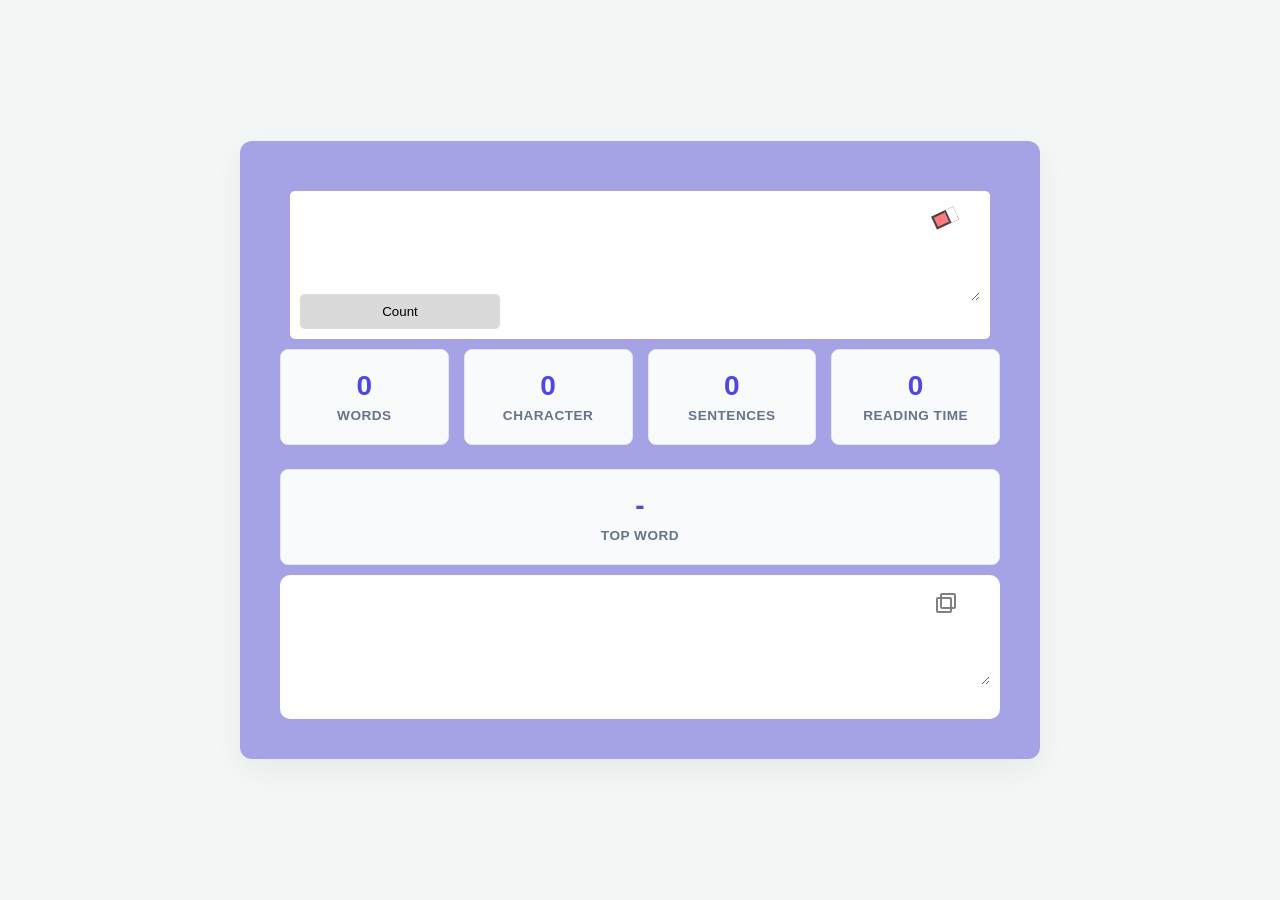
<file: index.html>
<!DOCTYPE html>
<html>
    <head>
        <meta charset="UTF-8">
        <meta name="viewport" content="width=device-width,initial-scale=1.0">
        <link rel="stylesheet" href="style.css">
        <title>Word App</title>
    </head>
    <body>
        <div class="container">
            <div class="data">
                <textarea type="text" class="inputword" id="textInput"></textarea>
                <button type="button" id="countbtn" class="countbtn">Count</button>
                <button id="clearbtn">
                    <div class="eraser"></div>
                </button>
            </div>
            <div class="metric-grid">
            <div class="metric-card">
                <span class="number" id="total-word">0</span>
                <span class="label">Words</span>
            </div>
            <div class="metric-card">
                <span class="number" id="total-char">0</span>
                <span class="label">character</span>
            </div>
            <div class="metric-card">
                <span class="number" id="total-sentence">0</span>
                <span class="label">Sentences</span>
            </div>
            <div class="metric-card">
                <span class="number" id="reading-time">0</span>
                <span class="label">Reading Time</span>
            </div>            
            </div>
            <div class="metric-card">
                <span class="number" id="top-word">-</span>
                <span class="label">Top Word</span>
            </div>
            <div class="reverse">
                <button type="button" id="copy-btn">
                    <div class="outer-card"></div><div class="card"></div>
                </button>
                <textarea name="reverse" id="reverse"></textarea>
            </div>
        </div>
        <script src="script.js"></script>
    </body>
</html>
</file>
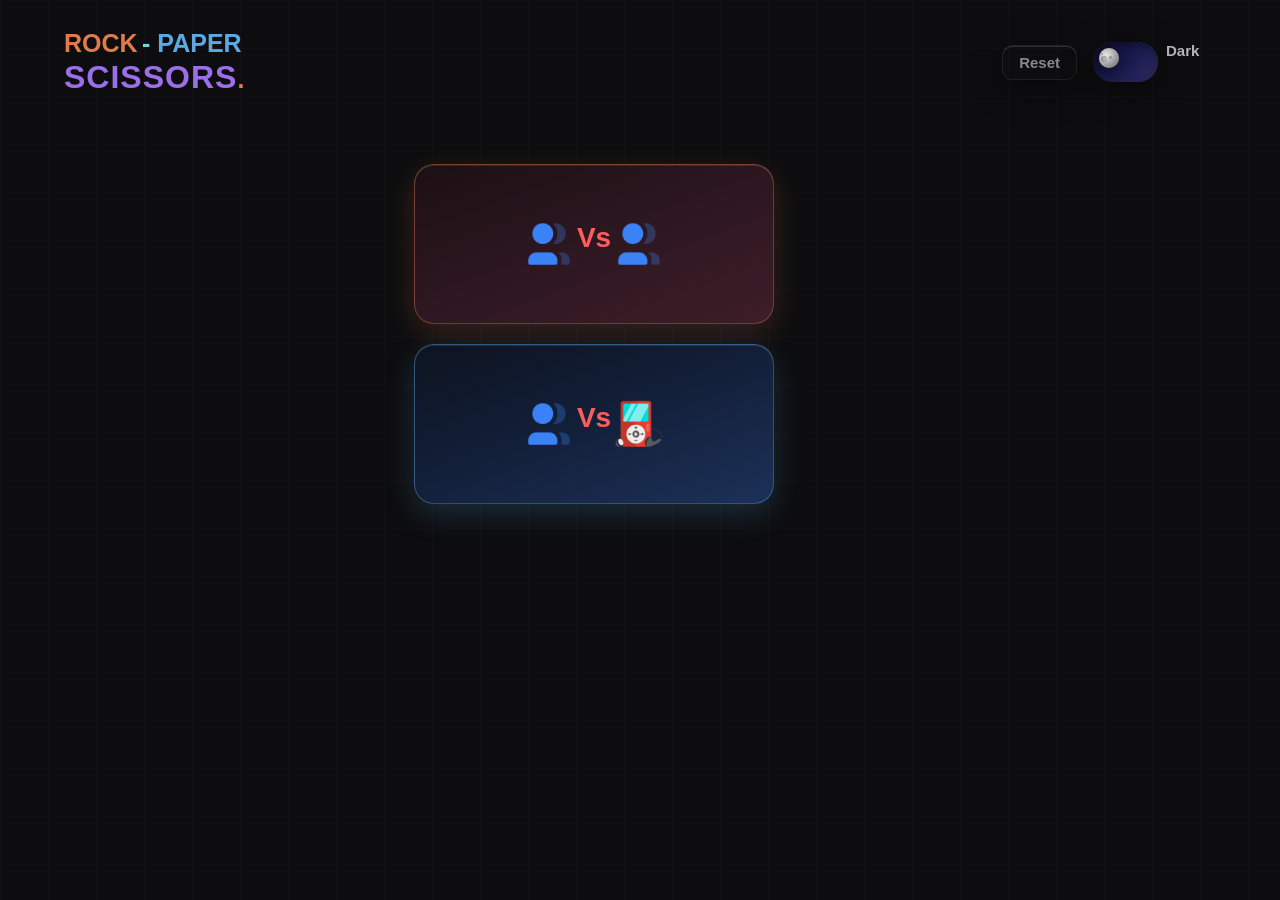
<file: rock-pape-sicssors/index.html>
<!DOCTYPE html>
<html>
    <head>
        <title>Rock - Paper - Sicssors</title>
        <meta name="viewport" content="width=device-width, initial-scale=1.0">
        <link rel="stylesheet" href="style.css">
    </head>
<body>
<div class="app">
<header>
<div class="logo">
    <span class="logo-rock">ROCK</span>
    <span class="logo-divider"> - </span>
    <span class="logo-paper">PAPER</span>
    <h1 class="logo-scissors">SCISSORS<span>.</span></h1>
</div>
<div class="header-right">
    <button id="reset" onclick="resetMatch()" class="reset">Reset</button>   
<div class="DarkMode">
  <div class="toggleTrack" id="toggleTrack">
    <div class="toggle-bg"></div>
    <div class="toggle-bg-day"></div>
    <div class="stars" id="stars">
      <div class="star" id="star"></div>
    </div>
<div class="clouds">
    <div class="cloud c1"></div>
    <div class="cloud c2"></div>
    </div>
<div class="thumb" id="thumb">
    <div class="moon-face">
        <div class="crater cr1"></div>
        <div class="crater cr2"></div>
        <div class="crater cr3"></div>
 </div>
 <div class="sun-face"></div>
  <div class="rays" id="rays"></div>
 </div>
</div>
  <div id="state-label" class="state-label">Dark</div>
</div>
</header>
    <div class="user" id="active">
        <button id="player" onclick="playervsplayer()">
          <div class="buttons">
            <img src="users.png" width="50px" height="50px">
            <span class="vs">Vs</span>
            <img src="users.png" width="50px" height="50px">
          </div>
            <div class="btn btns" style="display:none;">Play</div>
        </button>

        <button id="computer" onclick="computervsplayer()" >
          <div class="buttons">
            <img src="users.png" width="50px" height="50px">
            <span class="vs">Vs</span>
            <img src="mp3-player.png" width="50px" height="50px">
          </div>  
            <div class="btn1 btns" style="display: none;">Challenge</div>
        </button>
    </div>
<div class="game" id="game" style="display:none;">
    <div class="game-header">
        <h2 id="turnText">Player 1 Turn</h2>
        <h2 id="rounds">Rounds  0</h2>
        <h2 id="draws">Draws 0</h2>
    </div>
        <div class="hands">
                <button class="Rock" onclick="game('Rock')">
                    <img src="rock.png" width="100px" height="100px">
                </button>
                <button class="scissors" onclick="game('Scissors')">
                    <img src="sccissor.png" width="100px" height="120px">
                </button>
                <button class="paper" onclick="game('Paper')">
                    <img src="paper.png" width="100px" height="100px">
                </button>               
</div>
<div class="result">
    <div class="scoreboard">
    <div class="score-card">
        <h3>Player 1</h3>
        <p id="score1">0</p>
    </div>
    <div class="score-card">
        <h3>Player 2</h3>
        <p id="score2">0</p>
    </div>
</div>

<div class="results">
    <h3>Round Result</h3>
    <div id="result1" class="resultcard" style="display:none;">
        <p>Player 1 : </p>
        <p>Player 2 : </p>
    </div>
    <div id="result2" class="resultcard" style="display:none;">
        <p>You :  </p>
        <p>Computer : </p>
    </div>
</div>

<div class="final-box">
    <h3>Final Result</h3>
    <p id="FinalResult"></p>
</div>
    </div>
    <script src="script.js"></script>
    </body>
</html>
</file>
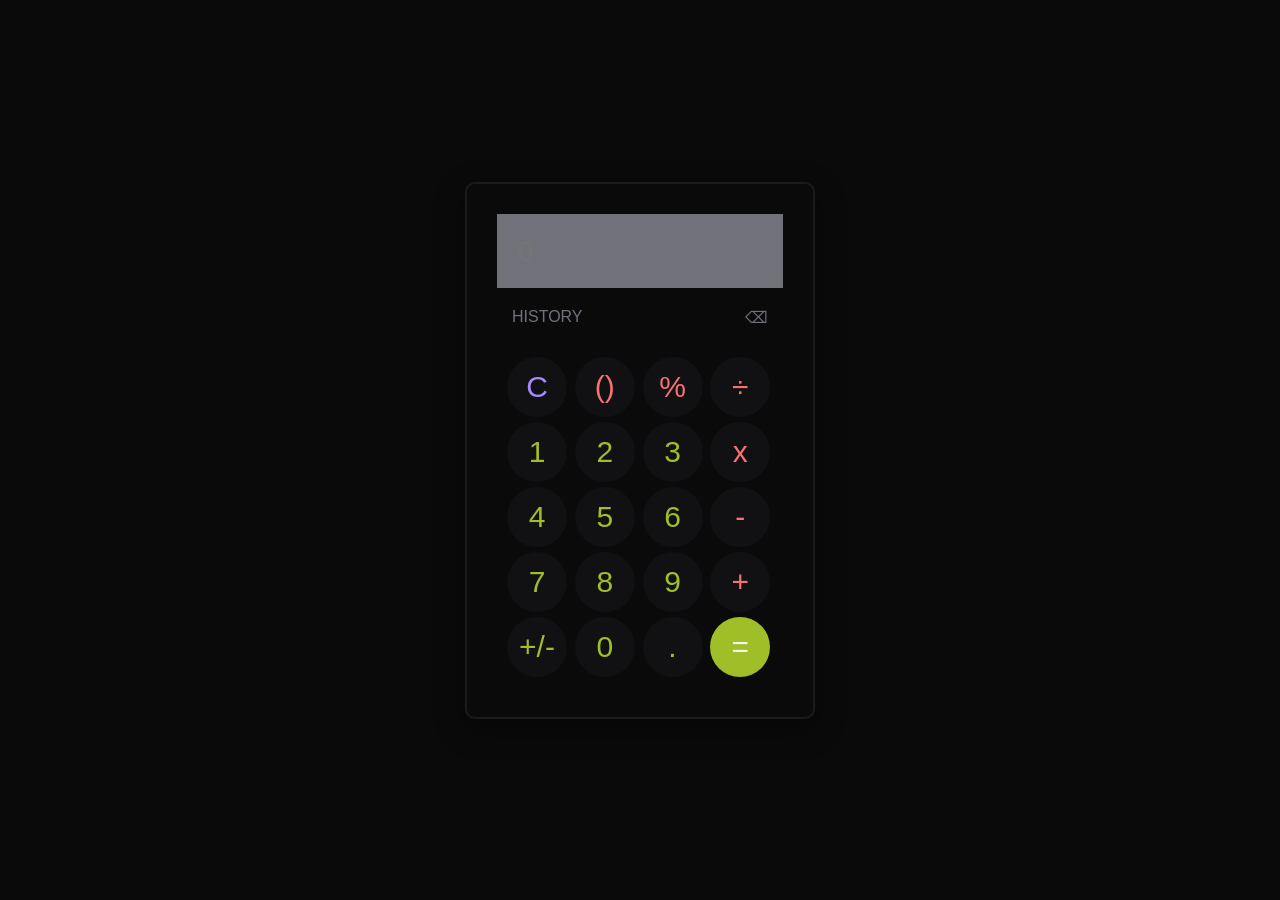
<file: calculator.html>
<!DOCTYPE html>
<html>
<head>
    <title>Calculator</title>
</head>
<style>
*,*::before, *::after {
  box-sizing: border-box;
  margin: 0;
  padding: 0;
}
:root {
  --bg: #0a0a0b;
  --panel: #111114;
  --surface: #18181d;
  --surface2: #222228;
  --border: rgba(255,255,255,0.07);
  --border-hi: rgba(255,255,255,0.14);
  --lime: #c8f135;
  --lime-dim: #9fbe28;
  --violet: #a78bfa;
  --red: #f87171;
  --text: #f4f4f5;
  --muted: #71717a;
  --dim: #3f3f46;
}
body {
  font-family: 'Syne', sans-serif;
  background: var(--bg);
  color: var(--text);
  min-height: 100vh;
  display:flex;
  justify-content:center;
  align-items:center;
}
.Calculator{
    display: flex;
    justify-content: center;
    flex-direction: column;
    border-radius: 10px;
    border: 2px solid var(--border);
    width:350px;
    padding:30px;
    box-shadow:0 10px 30px rgba(0,0,0,0.4);
    transition:0.3s;
}
.Calculator:hover{
    transform:translateY(-2px);
}
.numbtn{
    display: grid;
    grid-template-columns:repeat(4,1fr);
    padding: 10px;
    width:100%;
    gap: 5px;
}
.numbtn button{
    width:60px;
    height:60px;
    border-radius:50%;
    border: none;
    transition:0.2s;
    cursor:pointer;
    background: var(--panel);
    color:var(--lime-dim);
    font-size:30px;
}
.numbtn button:hover{
    transform:translateY(-3px);
    color:var(--text);
}
.history:hover{
    color: white;
    background-color: var(--surface2);
}
.numbtn button:active{
    transform:scale(0.95);
}
#inputBox{
    background: var(--muted);
    padding: 20px;
    border: none;
    font-size: 30px;
    color: var(--text);
    width:100%;
    transition: 0.3s;
    outline:none;
}
#inputBox:focus{
    outline:none;
    border:none;
    box-shadow:none;
}
.numbtn button:nth-child(1){
    color: var(--violet);
}
.numbtn button:nth-child(2){
    color: var(--red);
}
.numbtn button:nth-child(3){
    color: var(--red);
}.numbtn button:nth-child(4){
    color: var(--red);
}
.numbtn button:nth-child(8){
    color: var(--red);
}
.numbtn button:nth-child(12){
    color: var(--red);
}
.numbtn button:nth-child(16){
    color: var(--red);
}
.numbtn button:nth-child(20){
    color: var(--text);
    background: var(--lime-dim);
}
.optional{
   width:100%;
   padding:10px 0;
   display:flex;
   justify-content:space-between;
   align-items:center;
}
.optional button{
    padding:10px 15px;
    background:var(--bg);
    color:var(--text);
    border:none;
    border-radius:8px;
    cursor:pointer;
    transition:0.2s;
    font-size: 16px;
}
.optional button:hover{
    transform:translateY(-2px);
}
#historyPanel{
    background: var(--surface);
    padding:15px;
    border-radius:10px;
    margin-bottom:10px;
    max-height:150px;
    overflow-y:auto;
}

#historyPanel div{
    padding:8px;
    border-bottom:1px solid var(--border);
    color: var(--text);
}
@media (max-width:500px){

    .Calculator{
        padding:15px;
    }

    .numbtn button{
        font-size:16px;
    }

    #inputBox{
        font-size:20px;
    }
}
.delbtn:hover{
    background: var(--del);
}
</style>
<body>
<div class="Calculator">
    <div id="historyPanel" style="display:none;"></div>
    <div class="inputdiv">
        <input type="text" id="inputBox" placeholder="0">
    </div>
    <div class="optional">
        <button onclick="Historys()" style = "color: #71717e;" class="history">HISTORY</button>
        <button onclick="Delbtn()" style = "color: #71717e;" class="delbtn">⌫</button>
    </div>
    <div class="numbtn">
        <button onclick="clearAll()" class="clear">C</button>
        <button onclick="bracketer('()')">()</button>
        <button onclick="numberinput('%')">%</button>
        <button onclick="numberinput('/')">÷</button>

        <button onclick="numberinput('1')">1</button>
        <button onclick="numberinput('2')">2</button>
        <button onclick="numberinput('3')">3</button>
        <button onclick="numberinput('*')">x</button>

        <button onclick="numberinput('4')">4</button>
        <button onclick="numberinput('5')">5</button>
        <button onclick="numberinput('6')">6</button>
        <button onclick="numberinput('-')">-</button>

        <button onclick="numberinput('7')">7</button>
        <button onclick="numberinput('8')">8</button>
        <button onclick="numberinput('9')">9</button>
        <button onclick="numberinput('+')">+</button>

        <button onclick="numberinput('+/-')">+/-</button>
        <button onclick="numberinput('0')">0</button>
        <button onclick="numberinput('.')">.</button>
        <button onclick="calculate()">=</button>
        </div>
    </div>
<script>
let historyArray = JSON.parse(localStorage.getItem("calcHistory")) || [];
let lastChar = "";
function numberinput(val){

    const inputbox = document.getElementById("inputBox");
    const input = inputbox.value;

    // OPERATOR LOGIC
    if(/[+\-*/%]/.test(val)){

        // prevent starting with + * /
        if(input === "" && val !== "-"){
            return;
        }

        // replace old operator
        if(/[+\-*/%]$/.test(input)){
            inputbox.value = input.slice(0,-1) + val;
        }
        else{
            inputbox.value = input + val;
        }

        lastChar = val;
        return;
    }

    // DECIMAL LOGIC
    if(val === "."){

        const lastOp = Math.max(
            input.lastIndexOf("+"),
            input.lastIndexOf("-"),
            input.lastIndexOf("*"),
            input.lastIndexOf("/"),
            input.lastIndexOf("%")
        );

        const currentToken = input.slice(lastOp + 1);

        // prevent multiple decimals
        if(currentToken.includes(".")){
            return;
        }

        // start decimal with 0.
        if(currentToken === ""){
            inputbox.value = input + "0.";
        }
        else{
            inputbox.value = input + ".";
        }

        lastChar = ".";
        return;
    }

    // NORMAL NUMBER
    inputbox.value = input + val;

    lastChar = val;
    updateDelColor();
}

function bracketer() {
  const inputbox = document.getElementById("inputBox");
  const input = inputbox.value;
  // count open and close
  const open = (input.match(/\(/g) || []).length;
  const close = (input.match(/\)/g) || []).length;

  // if nothing or last char is operator or "(" -> insert "("
  if (input === "" || /[+\-*/%(]$/.test(input)) {
    inputbox.value = input + "(";
    return;
  }

  // if more opens than closes and last char is digit or ")" -> insert ")"
  if (open > close && /[0-9.]|\)$/.test(input.slice(-1))) {
    inputbox.value = input + ")";
    return;
  }

  // otherwise insert "("
  inputbox.value = input + "(";
}
function calculate(){

    const inputbox = document.getElementById("inputBox");
    const input = inputbox.value.trim();

    // VALIDATION
    if(!/^[0-9+\-*/().\s%]+$/.test(input) || input === ""){
        inputbox.value = "Error";
        return;
    }

    try{
        const total = eval(input);
         saveHistory(input, total);
        inputbox.value = total;
    }

    catch(e){
        inputbox.value = "Error";
    }
}
window.addEventListener('keydown', function(e) {
  const key = e.key;
  if ((/^[0-9]$/).test(key)) {
    numberinput(key);
    e.preventDefault();
  } else if (key === '.') {
    numberinput('.');
    e.preventDefault();
  } else if (key === '+' || key === '-' || key === '*' || key === '/') {
    numberinput(key);
    e.preventDefault();
  } else if (key === 'Enter') {
    calculate();
    e.preventDefault();
  } else if (key === 'Backspace') {
    Delbtn();
    e.preventDefault();
  } else if (key === 'Escape') {
    clearAll();
  } else if (key === '%') {
    numberinput('%');
    e.preventDefault();
  } else if (key === '(' || key === ')') {
    // use bracketer to keep logic consistent; insert directly if you prefer
    bracketer();
    e.preventDefault();
  }
});
function clearAll(){
    document.getElementById("inputBox").value = "";
}
function updateDelColor(){
    const inputbox = document.getElementById("inputBox");
    const delButton = document.querySelector(".delbtn");

    if(inputbox.value.length > 0){
        delButton.style.color = "rgb(197, 22, 22)";
    } else {
        delButton.style.color = "#71717e";
    }
}
function Delbtn(){
    const inputbox = document.getElementById("inputBox");
    inputbox.value = inputbox.value.slice(0,-1);
    updateDelColor();
}
function Historys() {
    const panel = document.getElementById("historyPanel");

    if(panel.style.display === "none"){
        panel.style.display = "block";
    }
    else{
        panel.style.display = "none";
    }
}
function saveHistory(expr, result){
    historyArray.unshift({expr, result});
    localStorage.setItem("calcHistory", JSON.stringify(historyArray));
    renderHistory();
}
function renderHistory() {
    const panel = document.getElementById("historyPanel");

    if(historyArray.length === 0){
        panel.innerHTML = "<div>No History</div>";
        return;
    }

    panel.innerHTML = historyArray
        .map(item => `<div>${item.expr} = ${item.result}</div>`)
        .join("");
}
renderHistory();
</script>

</body>
</html>
</file>
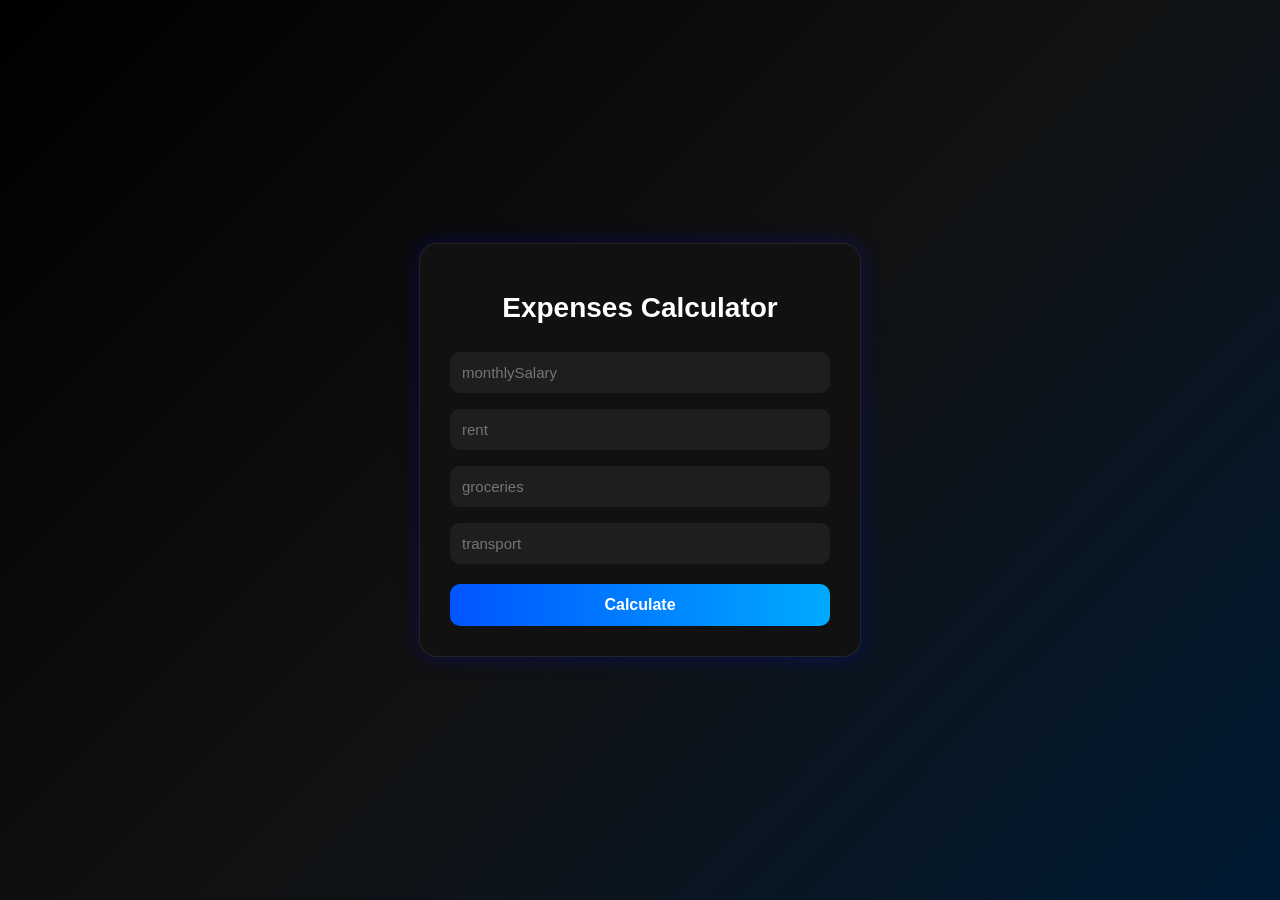
<file: Expense - Tracker.html>
<!DOCTYPE HTML>
<html>
<head><title>Expenses Calculator</title>
<meta name="viewport" content="width=device-width, initial-scale=1.0">
<style>
body{
    margin:0;
    min-height:100vh;
    display:flex;
    justify-content:center;
    align-items:center;
    background: linear-gradient(135deg,#000,#111,#001a33);
    font-family: Arial, sans-serif;
    color:white;
}

.card{
    width:380px;
    padding:30px;
    border-radius:18px;
    background:#111;
    box-shadow:0 0 20px rgba(0,0,255,0.25);
    border:1px solid rgba(255,255,255,0.08);
}

h1{
    text-align:center;
    margin-bottom:20px;
    font-size:28px;
}

input{
    width:100%;
    padding:12px;
    margin:8px 0;
    border:none;
    border-radius:10px;
    background:#1e1e1e;
    color:white;
    font-size:15px;
    box-sizing:border-box;
}
input:focus{
    outline:none;
    box-shadow:0 0 0 2px blue;
}
input[type="number"]::-webkit-inner-spin-button,
input[type="number"]::-webkit-outer-spin-button{
   -webkit-appearance:none;
   margin:0;
}
input[type="number"]{
   appearance:textfield;
}
button{
    width:100%;
    padding:12px;
    margin-top:12px;
    border:none;
    border-radius:10px;
    background:linear-gradient(90deg,#0055ff,#00aaff);
    color:white;
    font-size:16px;
    font-weight:bold;
    cursor:pointer;
    transition:0.3s;
}

button:hover{
    transform:translateY(-2px);
    box-shadow:0 8px 18px rgba(0,85,255,0.35);
}

.result{
    background:#1b1b1b;
    margin-top:18px;
    padding:12px;
    border-left:4px solid blue;
    border-radius:10px;
    margin-top:10px;
}
@media (max-width:480px){

    body{
        padding:15px;
        align-items:flex-start;
        padding-top:30px;
    }

    .card{
        padding:20px;
        border-radius:14px;
    }

    h1{
        font-size:22px;
    }

    input,
    button{
        padding:11px;
        font-size:14px;
    }

    .result div{
        font-size:15px;
    }
}
</style>
</head>
<body>
<div>
    <div class="card">
        <h1>Expenses Calculator</h1>
        <input type="number" inputmode="numeric" placeholder="monthlySalary" id="salary">
        <input type="number" inputmode="numeric" placeholder="rent" id="rent">
        <input type="number" inputmode="numeric" placeholder="groceries" id="groceries">
        <input type="number" inputmode="numeric"placeholder="transport" id="transport">
        <button onclick="Expenses()">Calculate</button> 
    </div>
    <div class="result" style="display:none;">
        <div id="monthlysalary" class="cards"></div>
        <div id="expenses" class="cards"></div>
        <div  id="savings" class="cards"></div>
        <div  id="remaining" class="cards"></div>
    </div>
</div>
<Script>
function Expenses(){

let monthlySalary = Number(document.getElementById('salary').value);
let rent = Number(document.getElementById('rent').value);
let groceries = Number(document.getElementById('groceries').value);
let transport = Number(document.getElementById('transport').value);
if (
  document.getElementById('salary').value === "" ||
  document.getElementById('rent').value === "" ||
  document.getElementById('groceries').value === "" ||
  document.getElementById('transport').value === ""
) {
  alert("Fill all the above fields!");
  return;
}
let savingsGoal = monthlySalary * 0.10;
let totalExpenses = rent + groceries + transport;
let remainingMoney = monthlySalary - totalExpenses - savingsGoal;

document.querySelector(".result").style.display = "block";

document.getElementById("monthlysalary").innerHTML =
`<h4>Monthly Salary: ₹${monthlySalary}</h4>`;

document.getElementById("expenses").innerHTML =
`<h4>Total Expenses: ₹${totalExpenses}</h4>`;

document.getElementById("savings").innerHTML =
`<h4>Savings (10%): ₹${savingsGoal}</h4>`;

document.getElementById("remaining").innerHTML =
`<h4>Remaining: ₹${remainingMoney}</h4>`;

if(remainingMoney < 0){
   document.getElementById("remaining").style.color = "red";
}
else{
   document.getElementById("remaining").style.color = "lightgreen";
}

}
</Script>
</body>
</html>
</file>
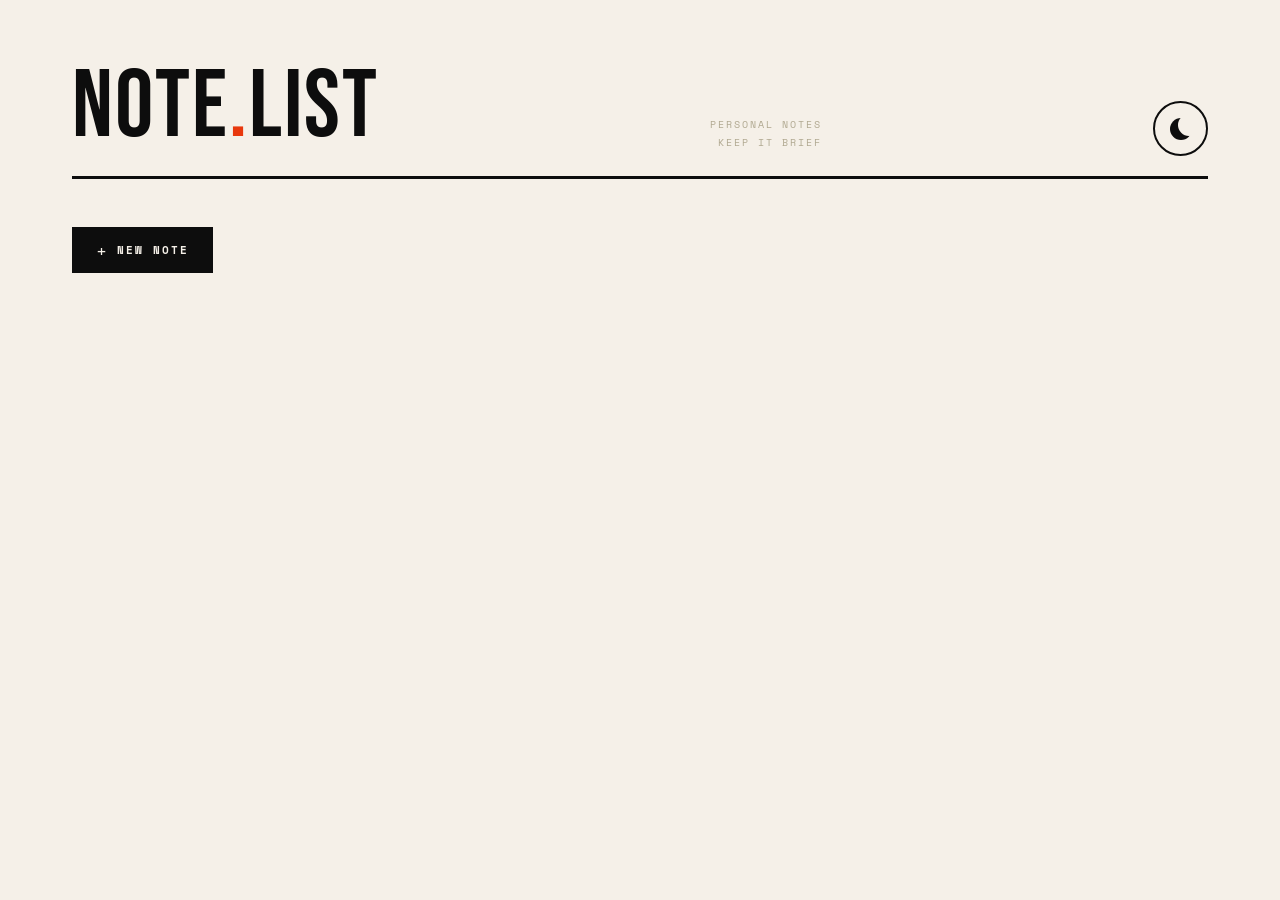
<file: NoteApp/NoteList.html>
<!DOCTYPE html>
<html>

<head>
   <meta charset="UTF-8" />
   <meta name="viewport" content="width=device-width, initial-scale=1.0"/>
   <title>NoteList</title>
   <link href="https://fonts.googleapis.com/css2?family=Space+Mono:ital,wght@0,400;0,700;1,400&family=Bebas+Neue&display=swap" rel="stylesheet"/>
   <link rel="stylesheet" href="Note.css">
</head>
<body>
<div class="app"> 
    <header>
        <div class="logo">Note<span>.</span>List</div>
        <div class="header-meta">Personal notes<br/>Keep it brief</div>
        <div class="DarkMode">
    <div class="moon"></div>
</div>
    </header>
        <button onclick="Addnotes()" class="btn-add"><span class="plus">+</span> New Note</button>
    <div class="notes" id="notes" style="display:none;">
            <p class="pop" id="popup-title">NEW NOTES</p>
            <textarea id="description" class="notes-input" placeholder="Write something worth keeping...">
            </textarea>
        <div class="btn-grp">
            <button onclick="closebtn()" class="close-btn">cancel</button>
            <button onclick="submitnote()" class="submit-btn">Submit</button>
        </div>
    </div>
</div>
<div class="list-content">
    <div class="notes-list">
        <ul id="notes-list"></ul>
    </div> 
<div class="toast" id="toast">
    <span>Note deleted.</span>
    <button class="toast-undo" onclick="undoTask()" id="undoBox">Undo</button>
</div>
</div>
<script src="Note.js"></script>
</body>

</html>
</file>
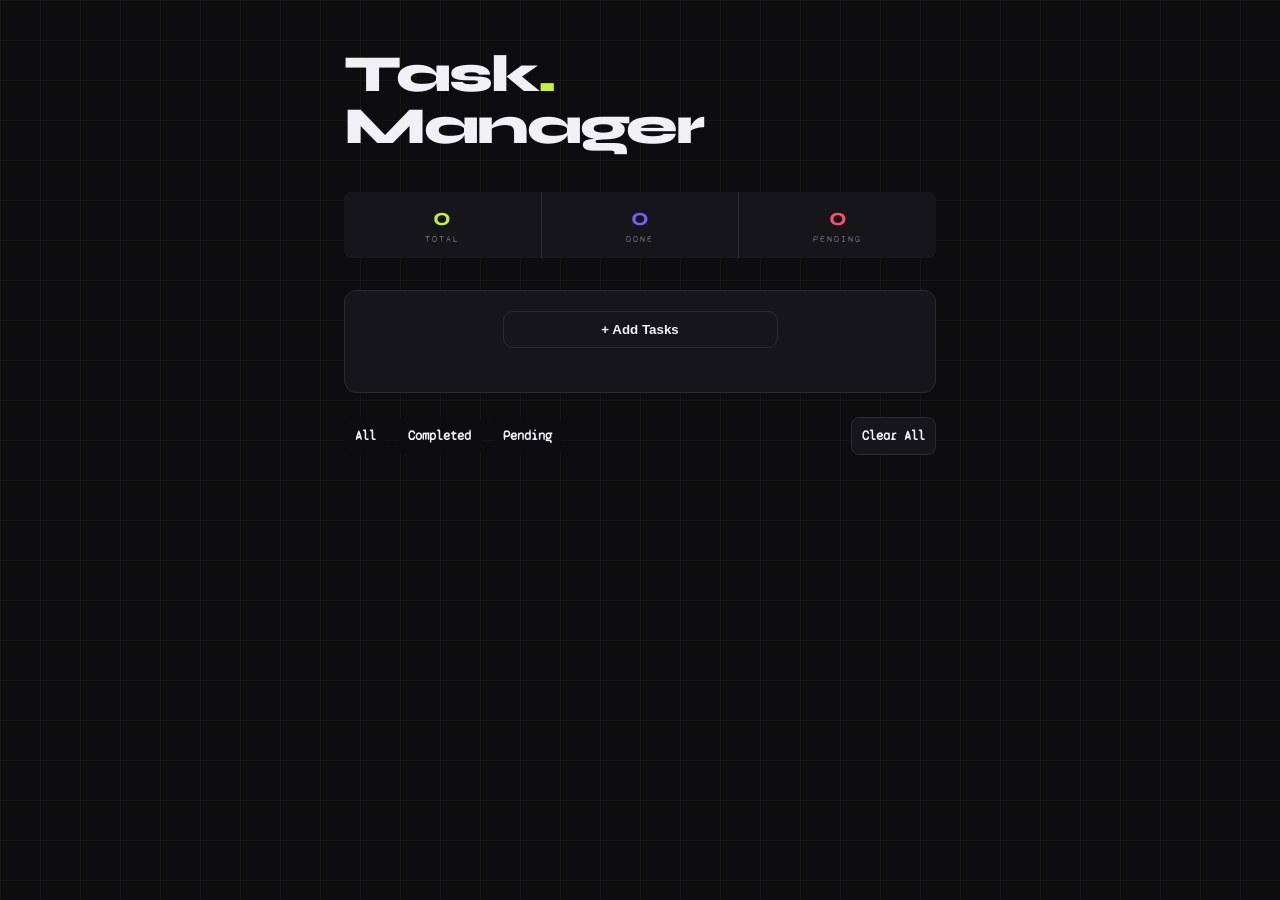
<file: todo/To-Do.html>
<!DOCTYPE html>
<html>
    <head>
        <title>TO-DO APP</title>
        <link rel="stylesheet" href="To-Do.css">
        <link rel="preconnect" href="https://fonts.googleapis.com" />
  <link rel="preconnect" href="https://fonts.gstatic.com" crossorigin />
  <link href="https://fonts.googleapis.com/css2?family=Syne:wght@400;500;600;700;800&family=Syne+Mono&display=swap" rel="stylesheet" />
    </head>
    <body>
    <div class="app">
    <header class="header">
      <h1>Task<span class="accent-dot">.</span><br>Manager</h1>
    </header>
    <div class="stats">
      <div class="stat">
        <div class="stat-n accent" id="sTotal">0</div>
        <div class="stat-l">Total</div>
      </div>
      <div class="stat">
        <div class="stat-n purple" id="sDone">0</div>
        <div class="stat-l">Done</div>
      </div>
      <div class="stat">
        <div class="stat-n red" id="sPending">0</div>
        <div class="stat-l">Pending</div>
      </div>
    </div>
  
    <div class="cards" id="inputdiv">
        <div class="tags" id="tags">
             <button class="btn close" id="closebtn" onclick="closebtns()" style="display: none;">X Close</button>
             <input type="text" class="task-input" id="inputbox" style="display: none;" placeholder="title">
             <input type="date" id="dueDate"class="task-input" style="display: none;" placeholder="De Date">       
             <textarea
            id="description"
            class="task-input"
            style="display:none;" placeholder="Task Description">
        </textarea>
            <button class="savebtn" id="savebtn" onclick="AddTask()" style="display: none;">save</button>
        </div>
        <div class="addbutton">
            <button class="addbtn" id="addbtn" onclick="showTasks()" style="display: block;">+  Add Tasks</button>
        </div>
    </div>

        <div class="filters-row">
            <button class="f-btn active" onclick="displayTask('all')">All</button>
            <button class="f-btn" onclick="displayTask('completed')">Completed</button>
            <button class="f-btn" onclick="displayTask('pending')">Pending</button>
            <button class="clear-btn" onclick="clearAllTasks()" id="clearall">Clear All</button>
        </div>

        <ul id="taskList"></ul>
            <div id="taskDetails"></div>
        </div>
        <div class="toast" id="toast">
        <div id="undoBox"></div>
        </div>
         <script src="To-Do.js"></script>
    </body>
</html>
</file>
<file: style.css>
* {
    box-sizing: border-box;
    margin: 0;
    padding: 0;
    font-family: 'Segoe UI', Tahoma, Geneva, Verdana, sans-serif;
}

body {
    background-color: #f2f7f5;
    color: #333;
    display: flex;
    justify-content: center;
    align-items: center;
    min-height: 100vh;
    padding: 20px;
}
.container {
    background: #a5a2e5;
    max-width: 800px;
    width: 100%;
    padding: 40px;
    border-radius: 12px;
    box-shadow: 0 10px 30px rgba(0, 0, 0, 0.05);
}

h1 {
    font-size: 2rem;
    margin-bottom: 8px;
    color: #1a1a1a;
}

.subtitle {
    color: #666;
    margin-bottom: 24px;
}
textarea {
    width: 100%;
    height: 100px;
    padding: 16px;
    font-size: 1rem;
    border: none;
    border-radius: 8px;
    resize: vertical;
    outline: none;
    transition: border-color 0.2s ease;
    margin-bottom: 24px;
}
.metric-grid{
    display: grid;
    grid-template-columns: repeat(4, 1fr);
    gap: 15px;
    margin-bottom: 24px;
}
.metric-card {
    background: #f8fafc;
    border: 1px solid #e2e8f0;
    padding: 20px;
    border-radius: 8px;
    text-align: center;
    width: 100%;
    transition: transform 0.2s ease, box-shadow 0.2s ease;
}
.metric-card:hover {
    transform: translateY(-2px);
    box-shadow: 0 4px 12px rgb(219, 212, 212);
}
.number {
    display: block;
    font-size: 1.75rem;
    font-weight: 700;
    color: #4f46e5;
    margin-bottom: 4px;
}
.label {
    font-size: 0.85rem;
    font-weight: 600;
    text-transform: uppercase;
    letter-spacing: 0.5px;
    color: #64748b;
}
#clearbtn{
    position: absolute;
    left: 90%;
    top: 10px;
    width: 50px;
    background-color: transparent;
}
.data{
    position: relative;
    background-color:white;
    margin: 10px;
    border-radius: 5px;
    padding: 10px;
    align-items: center;
    text-align: center;
}
.countbtn{
    position: absolute;
    left: 10px;
    bottom: 10px;
    width: 200px;
}
.data:hover{
    border: 2px solid #4f46e5;
}
.eraser{
    width: 24px;
    height: 14px;
    background: #ff7b7b;
    border: 2px solid #444;
    transform: rotate(-25deg);
    position: relative;
    margin: auto;
}
.eraser:hover{
    transform: rotate(-75deg) scale(1.1);
}
.eraser::before{
    content:"";
    position: absolute;
    right: -2px;
    top: -2px;
    width: 8px;
    height: 14px;
    background: white;
    border-left: 2px solid #444;
}
.earser::after{
    content:"";
    position: absolute;
    top: 0;
    left: 8px;
    width:2px;
    height: 100%;
    background: white;
    border-left: 2px solid #444;
}
button{
    border-radius: 5px;
    padding: 10px;
    border: none;
    background-color: #dadada;
}
button:hover, textarea:hover{
     border: 2px solid #4f46e5; 
}
button:focus{
    border: 2px solid #4f46e5;
    transform: scale(1.05);
}
.reverse{
    display: flex;
    position: relative;
    margin-top: 10px;
    background-color:white;
    padding: 10px;
    border-radius: 10px;
}
.reverse:hover{
    border: 2px solid #4f46e5;
}
#reverse:hover, #reverse:focus{
    border: none;
}
#copy-btn:hover{
    border: 2px solid #4f46e5;
}
#copy-btn{
    background-color: #dadada;
    width: 40px;
    height: 40px;
    border: none;
    background: white;
    cursor: pointer;
    position: absolute;
    left: 90%;
}
.card{
    position: absolute;
    width: 16px;
    height: 16px;
    border: 2px solid grey;
    border-radius:2px;
    top: 8px;
    left: 12px;
}
.outer-card{
    position: absolute;
    width: 16px;
    height: 16px;
    border: 2px solid grey;
    border-radius:2px;
    top: 12px;
    left: 8px;   
}
.inputword:hover{
    border: none;
}
@media (max-width: 768px){
    .container{
        padding: 20px;
    }
    .metric-grid{
        grid-template-columns: repeat(2, 1fr);
    }

    button{
        width: 100%;
        max-width: 100px;
    }
}
@media (max-width: 480px){
    .metric-grid{
        grid-template-columns:1fr;
    }

    textarea{
        font-size: 0.9rem;
    }

    .number{
        font-size: 1.5rem;
    }

    .container{
        padding: 15px;
    }
}
</file>
<file: rock-pape-sicssors/style.css>
*, *::before, *::after { 
    box-sizing: border-box; 
    margin: 0; 
    padding: 0; 
}
:root {
  --bg: #0d0d0f;
  --surface: #17171b;
  --surface2: #1f1f25;
  --border: rgba(255,255,255,0.08);
  --accent: #f5c518;
  --accent2: #ff5c5c;
  --text: #f0f0f0;
  --muted: #888;
  --rock: #e07b4a;
  --paper: #5ca8e0;
  --scissors: #9a6fe8;
  --radius: 16px;
}
body .app{
  background: var(--bg);
  color: var(--text);
  font-family: 'DM Sans', sans-serif;
  min-height: 100vh;
  display: flex;
  flex-direction: column;
  align-items: center;
}
body::before {
  content: '';
  position: fixed;
  inset: 0;
  background-image:
    linear-gradient(rgba(255,255,255,0.02) 1px, transparent 1px),
    linear-gradient(90deg, rgba(255,255,255,0.02) 1px, transparent 1px);
  background-size: 48px 48px;
  pointer-events: none;
  z-index: 0;
} 
header {
  width: 100%;
  max-width: 1200px;
  padding: 28px 24px;
  display: flex;
  align-items: center;
  justify-content: space-between;
  position: relative;
  z-index: 1;
}
.logo {
  line-height: 1.2;
  box-shadow: 0  rgba(0,0,0,0.4);
}
.logo span {
  font-size: 25px;
  font-weight: 800;
}
.logo h1 {
  font-size: 32px;
  font-weight: 900;
  letter-spacing: 1px;
}
.logo-rock, 
.logo-scissors span { 
  color: var(--rock); 
}
.logo-divider { 
  color:rgb(124, 211, 211); 
}
.logo-paper { 
  color: var(--paper); 
}
.logo-scissors{ 
  color: var(--scissors); 
}
.logo:hover{
  transform: scaleY(1.1);
}
.header-right{
  display: flex;
  align-items: center;
  gap: 16px;
}
.reset{
  background: transparent;
  color: var(--muted);
  border: 1px solid var(--border);
  font-size: 15px;
  font-weight: bolder;
  padding: 8px 16px;
  border-radius:10px;
  cursor: pointer;
  transition: background 0.2s ease;
  box-shadow: 0 8px 32px rgba(0,0,0,0.4), inset 0 1px 0 rgba(255,255,255,0.15);
}
.reset:hover{
  border-color: var(--paper);
  color: var(--paper);
  transform: scale(1.1);
}
.DarkMode{
   display: flex;
   gap: 8px; 
   cursor: pointer;
}
.toggleTrack{
    width: 65px;
    height: 40px;
    border-radius: 29px;
    position: relative;
    cursor: pointer;
    overflow: hidden;
    box-shadow: 0 8px 32px rgba(0,0,0,0.4), inset 0 1px 0 rgba(255,255,255,0.15);
    transition: box-shadow 0.4s;
    flex-shrink: 0;
}
.toggleTrack:hover{
  transform: scaleX(1.1);
}
.toggle-bg{
  position: absolute;
  inset: 0;
  background: linear-gradient(135deg, #0f0c29 0%, #1a1a4e 50%, #302b63 100%);
  transition: opacity 0.5s ease;
}
.toggle-bg-day{
  position: absolute;
  inset: 0;
  background: linear-gradient(160deg, #74b9ff, #a8d8f0, #dff6ff 100%);
  opacity: 0;
  transition: opacity 0.5s ease;
}
.is-day .toggle-bg-day { 
  opacity: 1; 
}
.is-day .toggle-bg { 
  opacity: 0; 
}
.stars{
  position: absolute;
  inset: 0;
  transition: opacity 0.4s;
}
.star{
  position: absolute;
  background: rgba(255, 255, 255, 0.918);
  border-radius: 50%;
  animation: twinkle 2s infinite alternate;
}
.is-day .stars { 
  opacity: 0; 
}
@keyframes twinkle {
  from { opacity: 0.3; transform: scale(0.8); }
  to   { opacity: 1;   transform: scale(1.2); }
}
.clouds {
  position: absolute;
  inset: 0;
  opacity: 0;
  transition: opacity 0.5s 0.1s;
  pointer-events: none;
}
.is-day .clouds { 
  opacity: 1; 
}
.cloud {
  position: absolute;
  background: white;
  border-radius: 20px;
  box-shadow: 0 2px 6px rgba(0,0,0,0.08);
}
.cloud::before, .cloud::after {
  content: '';
  position: absolute;
  background: white;
  border-radius: 50%;
}
.c1 {
  width: 32px; height: 12px; 
  top: 15px; right: 1px; 
}
.c1::before { 
  width: 16px; height: 16px; 
  top: -5px; left: 3px; 
}
.c1::after  { 
  width: 12px; height: 12px; 
  top: -3px; left: 10px; 
}
.c2 { 
  width: 25px; height: 20px; 
  top: 32px; right: 28px; 
  opacity: 0.7;
}
.c2::before { 
  width: 10px; height: 15px; 
  top: -3px; left: 1px; 
}
.c2::after  { 
  width: 10px;  height: 10px;  
  top: -1px; left: 8px; 
}
.thumb {
  position: absolute;
  width: 20px;
  height: 20px;
  top: 6px;
  left: 6px;
  border-radius: 50%;
  transition: transform 0.5s cubic-bezier(0.34, 1.56, 0.64, 1);
  z-index: 10;
}
.is-day .thumb{
  transform: translateY(15px) translateX(30px);
}
.moon-face {
    position: absolute;
    inset: 0;
    border-radius: 50%;
    background: radial-gradient(circle at 35% 35%, #e8e8e8 0%, #c8c8c8 40%, #a0a0a0 100%);
    box-shadow: 0 4px 16px rgba(0,0,0,0.5), inset -3px -3px 8px rgba(0,0,0,0.3), inset 2px 2px 6px rgba(255,255,255,0.4);
    transition: opacity 0.35s;
}
.crater {
    position: absolute;
    border-radius: 50%;
    background: rgba(0,0,0,0.12);
    box-shadow: inset 1px 1px 2px rgba(0,0,0,0.2);
}
.cr1 {
     width: 2px; height: 2px; 
     top: 5px; left: 2px; 
}
.cr2 { 
    width: 3px; height: 3px;
    top: 8px; left: 10px; 
}
.cr3 {
  width: 6px; height: 6px; 
  top: 8px; left: 2px;
}
.is-day .moon-face { 
    opacity: 0; 
}
.sun-face {
    position: absolute;
    inset: 0;
    border-radius: 50%;
    background: radial-gradient(circle at 40% 30%, #ffe066 0%, #ffb703 55%, #fb8500 100%);
    box-shadow: 0 4px 16px rgba(251,133,0,0.6), 0 0 0 4px rgba(255,183,3,0.2), inset 2px 2px 6px rgba(255,255,200,0.5);
    opacity: 0;
    transition: opacity 0.35s 0.1s;
}
.rays {
    position: absolute;
    inset: -10px;
    border-radius: 50%;
    opacity: 0;
    transition: opacity 0.35s 0.15s;
}
.ray {
    position: absolute;
    width: 4px;
    height: 10px;
    background: rgba(255,183,3,0.6);
    border-radius: 2px;
    left: 50%;
    top: 50%;
    transform-origin: 50% 33px;
}
.is-day .moon-face{
    opacity:0;
}
.is-day .sun-face{
    opacity:1;
}
.is-day .rays { 
    opacity: 1; 
}
.toggleTrack::after {
    content: '';
    position: absolute;
    inset: 0;
    border-radius: 29px;
    box-shadow: inset 0 2px 8px rgba(0,0,0,0.4), inset 0 -1px 4px rgba(255,255,255,0.06);
    pointer-events: none;
    z-index: 20;
}
.state-label {
    font-size: 15px;
    font-weight: 600;
    color: rgba(255,255,255,0.7);
    min-width: 50px;
    transition: color 0.4s;
}
.state-label.right { 
  text-align: left; 
}
body.day .state-label { 
  color: rgba(0,0,0,0.5); 
}
.moon-face,
.sun-face {
    position: absolute;
    inset: 0;
}
.app.is-day{
    background: linear-gradient(
        180deg,
        #d8e9f5 0%,
        #e3ebf1 100%
    );
    color: #222;
}
.user{
  width: 100%;
  max-width: 500px;
  display: flex;
  flex-direction: column; 
  justify-content: center;
  gap: 20px;
  padding: 0 24px;
  box-sizing: border-box;
}
.user .buttons{
  display: flex;
  flex-direction: row;
}
.btns{
  padding: 10px;
  background: white;
  color: black;
  border-radius: 20px;
  font-size: 18px;
  position: relative;
  top: 20px;
}
.user button{
 position: relative;
  display: flex;
  flex-direction: column;
  top: 40px;            
  width: 100%;         
  max-width: 360px;     
  height: 160px;       
  align-items: center; 
  justify-content: center;
  padding: 20px;
  border-radius: 20px;
  border: 1px solid var(--muted);
  background-color: var(--surface2);
  color: var(--scissors);
  font-size: 20px;
  font-family: 'DM Sans', sans-serif;
  box-shadow: 0 8px 32px rgba(0,0,0,0.4), inset 0 1px 0 rgba(255,255,255,0.15);
  box-sizing: border-box
}
.vs{
  position: relative;
  color: #ff5c5c;
  font-family:'Trebuchet MS', 'Lucida Sans Unicode', 'Lucida Grande', 'Lucida Sans', Arial, sans-serif;
  padding: 3px;
  font-size: 28px;
  font-weight: bolder;
}
.user #player{
  background: linear-gradient(
        160deg,
        #1c1014 0%,
        #2d1720 50%,
        #3d1d28 100%
    );
    border: 1px solid rgba(224,123,74,0.4);
    color: white;
    box-shadow:
      0 10px 30px rgba(224,123,74,0.2),
      inset 0 1px 0 rgba(255,255,255,0.1);
}
.user #computer{
    background: linear-gradient(
        160deg,
        #0d1320 0%,
        #13203a 50%,
        #1c3158 100%
    );
    border: 1px solid rgba(92,168,224,0.4);
    color: white;
    box-shadow:
      0 10px 30px rgba(92,168,224,0.2),
      inset 0 1px 0 rgba(255,255,255,0.1);
}
.user button{
    transition: all 0.3s ease;
}
.user #player:hover{
    transform: translateY(-10px);
    box-shadow:
      0 15px 40px rgba(224,123,74,0.35);
}
.user #computer:hover{
    transform: translateY(-10px);
    box-shadow:
      0 15px 40px rgba(92,168,224,0.35);
}
.is-day .user #player{
    background: linear-gradient(
        160deg,
        #f3e8ff 0%,
        #d8b4fe 50%,
        #faf5ff 100%
    );
    border: 1px solid #c084fc;
    color: #6b21a8;
}
.is-day .user #computer{
    background: linear-gradient(
        160deg,
        #e0f2fe 0%,
        #7dd3fc 50%,
        #f0f9ff 100%
    );
    border: 1px solid #38bdf8;
    color: #075985;
}
.is-day .user button{
    transition: all 0.3s ease;
}
.is-day .user #player:hover{
    transform: translateY(-10px);
    box-shadow:
      0 15px 40px rgba(224,123,74,0.35);
}
.is-day .user #computer:hover{
    transform: translateY(-10px);
    box-shadow:
      0 15px 40px rgba(92,168,224,0.35);
}
.is-day .state-label{
  color: #89898a;
}



.game{
  width: 100%;
  max-width: 900px;
  margin: 0 auto;
  padding: 24px;
  display: flex;
  flex-direction: column;
  gap: 20px;
}
.game-header{
  display: flex;
  justify-content: space-between;
  align-items: center;
  gap: 20px;
}
.game-header h2:hover{
  transform: scale(0.9);
}
#turnText {
  align-items: left;
  text-align: center;
  margin: 0;
  border-radius: 20px;
  font-size: 18px;
  color: var(--accent);
  border: 2px solid var(--accent);
  width: 200px;
  padding: 10px;
  margin: 10px;
}
#rounds{
  align-items: right;
  text-align: center;
  margin: 0;
  border-radius: 20px;
  font-size: 18px;
  color: var(--accent);
  border: 2px solid var(--accent);
  width: 200px;
  padding: 10px;
  margin: 10px;
}
#draws{
   align-items: right;
  text-align: center;
  margin: 0;
  border-radius: 20px;
  font-size: 18px;
  color: var(--accent);
  border: 2px solid var(--accent);
  width: 200px;
  padding: 10px;
  margin: 10px;
}
.game .hands{
  display: flex;
  flex-direction: row;
  justify-content: center;
  flex-wrap: wrap;      
  gap: 16px;
  width: 100%;
  padding: 10px 0;
}
.hands button{
  width: 150px;
  height: 150px;
  border-radius: 50%;
  border: 2px solid grey;
  cursor: pointer;
  transition: 0.3s;
}
.hands button img{
  width: 90px;
  height: 90px;
  object-fit: contain;
}
.hands button:hover{
  transform: scaleY(1.1);
}
.scoreboard{
    display:flex;
    justify-content:center;
    gap:20px;
    margin-top:20px;
}
.score-card:hover{
  transform: scaleY(1.1);
}
.score-card{
    flex:1;
    text-align:center;
    padding:20px;
    border-radius:16px;
     background:linear-gradient(
        160deg,
        #1c1014 0%,
        #2d1720 50%,
        #3d1d28 100%
    );
}
.score-card h3{
    margin-bottom:10px;
}
.score-card p{
    font-size:40px;
    font-weight:bold;
}
.results{
    margin-top:20px;
    width:100%;
    padding:30px;
    line-height: 1.9;
    border-radius:16px;
     background:linear-gradient(
        160deg,
        #1c1014 0%,
        #2d1720 50%,
        #3d1d28 100%
    );
    display: flex;
    flex-direction: column;
    align-items: left;
}
.results:hover{
  transform: scaleY(1.1);
}
.results h3{
    margin-bottom:15px;
    color:var(--accent);
}
.resultcard{
    display:flex;
    flex-direction:column;
    gap:10px;
}
.final-box{
    margin-top:20px;
    width:100%;
    text-align:center;
    padding:25px;
    border-radius:16px;
    background:linear-gradient(
        160deg,
        #1b2b1b 0%,
        #244224 50%,
        #2f5f2f 100%
    );
    border:1px solid rgba(0,255,0,0.3);
}
.final-box h3{
    margin-bottom:10px;
    color:#90ee90;
}
.final-box:hover{
  transform: scaleY(1.1);
}
#FinalResult{
    font-size:24px;
    font-weight:bold;
}



.is-day #turnText {
  align-items:left;
  text-align:center;
  margin:0;
  border-radius:20px;
  font-size:18px;
  color:var(--scissors);
  border:2px solid var(--scissors);
  width:200px;
  padding:10px;
  margin:10px;
}
.is-day #rounds{
  align-items: right;
  text-align: center;
  margin: 0;
  border-radius: 20px;
  font-size: 18px;
  color: var(--scissors);
  border: 2px solid  var(--scissors);
  width: 200px;
  padding: 10px;
  margin: 10px;
}
.is-day #draws{
  align-items: right;
  text-align: center;
  margin: 0;
  border-radius: 20px;
  font-size: 18px;
  color:  var(--scissors);
  border: 2px solid  var(--scissors);
  width: 200px;
  padding: 10px;
  margin: 10px;
}
.is-day .score-card{
    flex:1;
    text-align:center;
    padding:20px;
    border-radius:16px;

    background: linear-gradient(
        160deg,
        #ffffff 0%,
        #e0f2fe 50%,
        #bae6fd 100%
    );

    border: 1px solid #7dd3fc;

    color: #075985;

    box-shadow:
      0 8px 20px rgba(14, 165, 233, 0.15),
      inset 0 1px 0 rgba(255,255,255,0.8);
}
.is-day .results{
    margin-top:20px;
    width:100%;
    padding:30px;
    line-height:1.9;
    border-radius:16px;

    background: linear-gradient(
        160deg,
        #ffffff 0%,
        #f3e8ff 50%,
        #e9d5ff 100%
    );

    border:1px solid #c084fc;

    color:#581c87;

    display:flex;
    flex-direction:column;
    align-items:flex-start;

    box-shadow:
      0 8px 20px rgba(168,85,247,0.15);
}
.is-day .results h3{
 color: #075985;
}
.is-day .final-box{
    margin-top:20px;
    width:100%;
    text-align:center;
    padding:25px;
    border-radius:16px;

    background: linear-gradient(
        160deg,
        #ecfccb 0%,
        #d9f99d 50%,
        #bef264 100%
    );

    border:1px solid #84cc16;
    box-shadow:
      0 8px 20px rgba(132,204,22,0.2);
    color: #0d0d0f;
}
.is-day .final-box h3,p{
  color: #075985;
}

.popup{
    position: fixed;
    inset: 0;
    background: rgba(59, 59, 59, 0.6);
    display: flex;
    justify-content: center;
    align-items: center;
    z-index: 1000;
}

.popup-box{
   background: linear-gradient(
        160deg,
        #1c1014 0%,
        #2d1720 50%,
        #3d1d28 100%
    );
    color: white;
    padding: 35px;
    border-radius: 15px;
    font-family:'Trebuchet MS', 'Lucida Sans Unicode', 'Lucida Grande', 'Lucida Sans', Arial, sans-serif;
    text-align: center;
    min-width: 400px;
    border: 1px solid grey;
}
.popup-buttons{
    margin-top: 20px;
    display: flex;
    gap: 10px;
    justify-content: center;
}
.popup-box:hover{
  transform: scaleY(1.1);
}
.popup-buttons button{
    padding: 10px 15px;
    border: none;
    border-radius: 8px;
    cursor: pointer;
    background-color: transparent;
    border: 1px solid  white;
    color: white;
}
.popup-buttons button:hover{
  transform: scale(0.8);
  background-color: white;
  color: black;
}
.is-day .popup-box{
  background: linear-gradient(
        160deg,
        #e0f2fe 0%,
        #7dd3fc 50%,
        #f0f9ff 100%
    );
   color: #075985;
    padding: 35px;
    border-radius: 15px;
    font-family:'Trebuchet MS', 'Lucida Sans Unicode', 'Lucida Grande', 'Lucida Sans', Arial, sans-serif;
    text-align: center;
    min-width: 400px;
    border: 1px solid grey;
}
.is-day .popup-buttons button{
    color: #075985;
    border: 1px solid #075985;
}
.is-day .popup-buttons button:hover{
    background: #075985;
    color: white;
}
/* ==========================
   MOBILE RESPONSIVE
========================== */

@media (max-width: 768px) {

  /* Header */
  header{
    flex-direction: column;
    gap: 15px;
    text-align: center;
  }

  .header-right{
    flex-wrap: wrap;
    justify-content: center;
  }

  /* Logo */
  .logo h1{
    font-size: 24px;
  }

  .logo span{
    font-size: 18px;
  }

  /* Mode Selection */
  .user{
    width: 100%;
    padding: 15px;
  }

  .user button{
    max-width: 100%;
    height: 130px;
    font-size: 18px;
  }

  .vs{
    font-size: 22px;
  }

  /* Game Header */
  .game-header{
    flex-direction: column;
    align-items: center;
    gap: 12px;
  }

  #turnText,
  #rounds,
  #draws{
    width: 100%;
    max-width: 300px;
  }

  /* Hand Buttons */
  .hands{
    gap: 12px;
  }

  .hands button{
    width: 100px;
    height: 100px;
  }

  .hands button img{
    width: 55px;
    height: 55px;
  }

  /* Scoreboard */
  .scoreboard{
    flex-direction: column;
  }

  .score-card{
    width: 100%;
  }

  .score-card p{
    font-size: 32px;
  }

  /* Result Box */
  .results{
    padding: 20px;
  }

  /* Final Result */
  #FinalResult{
    font-size: 20px;
  }

  /* Popup */
  .popup-box{
    width: 90%;
    min-width: unset;
    padding: 25px;
  }

  .popup-buttons{
    flex-direction: column;
  }

  .popup-buttons button{
    width: 100%;
  }
}


/* ==========================
   EXTRA SMALL DEVICES
========================== */

@media (max-width: 480px){

  .logo h1{
    font-size: 20px;
  }

  .reset{
    width: 100%;
  }

  .toggleTrack{
    width: 55px;
    height: 34px;
  }

  .thumb{
    width: 18px;
    height: 18px;
  }

  .is-day .thumb{
    transform: translateX(20px) translateY(10px);
  }

  .hands button{
    width: 85px;
    height: 85px;
  }

  .hands button img{
    width: 45px;
    height: 45px;
  }

  .score-card p{
    font-size: 28px;
  }

  .results{
    font-size: 14px;
  }

  #FinalResult{
    font-size: 18px;
  }
}
</file>
<file: NoteApp/Note.css>
*,*::before, *::after {
  box-sizing: border-box;
  margin: 0;
  padding: 0;
}
:root {
      --ink:    #0d0d0d;
      --paper:  #f5f0e8;
      --cream:  #ede8d8;
      --accent: #e8380d;
      --accent2:#f5c842;
      --mid:    #b0a890;
      --mono:   'Space Mono', monospace;
      --display:'Bebas Neue', sans-serif;
    }
 
    html, body {
      min-height: 100vh;
      background: var(--paper);
      color: var(--ink);
      font-family: var(--mono);
    }
    .app{
        max-width: 1200px;
        margin: 0 auto;
        padding: 60px 32px 100px;
    }
    header {
      display: flex;
      align-items: flex-end;
      justify-content: space-between;
      border-bottom: 3px solid var(--ink);
      padding-bottom: 20px;
      margin-bottom: 48px;
      gap: 16px;
    }
    
    .logo {
      font-family: var(--display);
      font-size: clamp(52px, 10vw, 96px);
      line-height: 1;
      letter-spacing: 2px;
      color: var(--ink);
    }
    .logo span { color: var(--accent); }
    .header-meta {
      font-size: 10px;
      text-transform: uppercase;
      letter-spacing: 2px;
      color: var(--mid);
      text-align: right;
      line-height: 1.8;
      padding-bottom: 4px;
    }
  
    .btn-add{
      display: flex;
      flex-wrap: wrap;
      align-items: center;
      gap: 8px;
      background: var(--ink);
      color: var(--paper);
      border: none;
      font-family: var(--mono);
      font-size: 11px;
      font-weight: 700;
      text-transform: uppercase;
      letter-spacing: 2px;
      padding: 14px 24px;
      cursor: pointer;
      margin-bottom: 40px;
      position: relative;
      transition: background .15s, transform .1s;
    }
    .btn-add::after {
      content: '';
      position: absolute;
      bottom: -4px; right: -4px;
      width: 100%; height: 100%;
      border: 2px solid var(--ink);
      z-index: -1;
      transition: transform .15s;
    }
    .btn-add:hover { 
        background: var(--accent);
    }
    .btn-add:hover::after { 
        transform: translate(2px, 2px); 
    }
    .btn-add:active { 
        transform: translate(2px, 2px); }
    .btn-add .plus { 
        font-size: 18px; 
        font-weight: 400; 
        line-height: 1; 
    }
    .notes{
        background-color: var(--ink);
        padding: 30px;
        width: 500px;
        position: fixed;
        top: 50%;
        left: 50%;
        transform: translate(-50%, -50%);
        z-index: 1000;
        box-shadow: 0 20px 60px rgba(0,0,0,.3);
    }    
    .notes-input{
      width: 100%;
      background: transparent;
      border: none;
      border-bottom: 1px solid var(--accent2);
      color: var(--paper);
      font-family: 'Space Mono', monospace;
      font-size: 14px;
      line-height: 1.7;
      resize: none;
      min-height: 100px;
      outline: none;
      padding: 8px 0;
      transition: border-color .2s;
    }
    .btn-grp{
        display: flex;
        justify-content: flex-end;
        padding: 15px;
        gap: 10px;
        font-size: clamp(52px, 10vw, 96px);
    }
    .btn-grp button{
        padding: 10px;
        font-family: var(--display);
        letter-spacing: 2px;
    }
    .close-btn{
        background-color: var(--ink);
        color: var(--mid);
        border: 1px solid var(--mid);

    }
    .submit-btn{
        background: var(--accent2);
        color: var(--ink);
        border: none;
    }
    li{
        list-style: none;
    }
    .list-content{
        max-width: 1200px;
        margin: 0 auto;
        padding: 20px;
        justify-content: center;
        gap: 8px;
        color: var(--ink);
        border: none;
        font-family: var(--mono);
        font-size: 11px;
        font-weight: 700;
        letter-spacing: 2px;
        cursor: pointer;
        margin-bottom: 40px;
        position: relative;
    } 
    .notes::before{
    content: "";
    position: fixed;
    inset: 0;
    background: rgba(0,0,0,.4);
    z-index: -1;
}  
#notes-list{
    display: grid;
    grid-template-columns: repeat(auto-fit, minmax(240px, 1fr));
    gap: 24px;
    width: 100%;
}   
#notes-list li{
    min-height: 180px;
    padding: 18px;
    display: flex;
    flex-direction: column;
    justify-content: space-between;
    border: 2px solid var(--ink);
    box-shadow: 4px 4px 0 var(--ink);
    transition: transform .15s ease;
    word-break: break-word;
    white-space: pre-wrap;
}
#notes-list li:hover{
    transform: translate(-4px, -4px);
    box-shadow: 8px 8px 0 var(--ink);
}
.btn-group{
    display: flex;
    justify-content: flex-end;
    gap: 12px;

    margin-top: auto;
}
    .toast {
        position: fixed;
        bottom: 32px;
        left: 50%;
        transform: translateX(-50%) translateY(20px);
        background: var(--ink);
        color: var(--paper);
        font-family: var(--mono);
        font-size: 11px;
        letter-spacing: 1px;
        padding: 14px 24px;
        display: flex;
        align-items: center;
        gap: 20px;
        opacity: 0;
        pointer-events: none;
        transition: opacity .25s, transform .25s;
        white-space: nowrap;
        z-index: 100;
    }
    .toast.show { 
        opacity: 1; 
        pointer-events: all; 
        transform: translateX(-50%) translateY(0); 
    }
    .toast-undo {
        background: var(--accent2);
        color: var(--ink);
        border: none;
        font-family: var(--mono);
        font-size: 10px;
        font-weight: 700;
        text-transform: uppercase;
        letter-spacing: 2px;
        padding: 6px 14px;
        cursor: pointer;
    }
    .btn-group{
        display: flex;
        justify-content: flex-end;
        padding: 10px;
        gap: 10px;
        font-size: clamp(52px, 10vw, 96px);
    }
    .btn-group button{
        border: none;
        background: transparent;
        cursor: pointer;
    }
    .DarkMode{
        width: 55px;
        height: 55px;
        padding: 5px;
        border-radius: 50%;
        border: 2px solid var(--ink);
        display: flex;
        align-items: center;
        justify-content: center;
        cursor: pointer;
        transition: .2s;
}  
.moon{
    width: 22px;
    height: 22px;
    background: var(--ink);
    border-radius: 50%;
    position: relative;
}
.moon::before{
    content: "";
    position: absolute;
    width: 22px;
    height: 22px;
    background: var(--paper);
    border-radius: 50%;
    top: -4px;
    left: 8px;
}
.DarkMode .moon{
    transition: .3s;
}
body.dark{
    --paper: #111111;
    --ink: #f5f0e8;
    --cream: #1c1c1c;
    --mid: #888;
}
body.dark .moon{
    transform: rotate(180deg);
}
body.dark #notes-list li{
    border-color: #f5f0e8;
    box-shadow: 4px 4px 0 #f5f0e8;
}
body.dark .notes{
    background: #1b1b1b;
}
.btn-group button{
    border: none;
    padding: 6px 10px;
    border-radius: 8px;
    cursor: pointer;
    transition: .2s;
}
.btn-group button:hover{
    transform: scale(1.08);
}
.pop{
    color: var(--mid);
}
</file>
<file: todo/To-Do.css>
*, *::before, *::after {
  box-sizing: border-box;
  margin: 0;
  padding: 0;
}
:root {
  --bg:        #0D0D0F;
  --surface:   #16161A;
  --surface2:  #1E1E24;
  --border:    #2A2A35;
  --accent:    #C8F135;
  --accent2:   #7B5CFF;
  --text:      #F0F0F5;
  --muted:     #6B6B80;
  --del:       #FF4D6D;
}
body {
  font-family: 'Syne', sans-serif;
  background: var(--bg);
  color: var(--text);
  min-height: 100vh;
  overflow-x: hidden;
}
body::before {
  content: '';
  position: fixed;
  inset: 0;
  background-image:
    linear-gradient(rgba(200, 241, 53, .04) 1px, transparent 1px),
    linear-gradient(90deg, rgba(200, 241, 53, .04) 1px, transparent 1px);
  background-size: 40px 40px;
  pointer-events: none;
  z-index: 0;
}
.header {
  margin-bottom: 2.5rem;
}
.app{
    position: relative;
    z-index: 1;
    max-width: 640px;
    margin: 0 auto;
    padding: 3rem 1.5rem 5rem;
}
header h1{
    font-size: clamp(36px, 6vw, 52px);
    font-weight: 800;
    letter-spacing: -2px;
    line-height: 1;
    color: var(--text);
}
.accent-dot {
  color: var(--accent);
}
.stats{
    display: flex;
    gap: 1px;
    margin-bottom: 2rem;
    background: var(--border);
    border-radius: 8px;
    overflow: hidden;
}
.stat{
    flex: 1;
    background: var(--surface);
    padding: 14px 16px;
    text-align: center;
}
.stat-n{
    font-size: 24px;
    font-weight: 700;
    line-height: 1;
    color: var(--text);
    transition: all 0.2s;
}
.stat-n.accent{
    color: var(--accent);
}
.stat-n.purple{
    color: var(--accent2);
}
.stat-n.red{
    color: var(--del);
}
.stat-l{
    font-size: 9px;
    text-transform: uppercase;
    letter-spacing: 2px;
    color: var(--muted);
    margin-top: 4px;
    font-family: 'syne Mono', monospace;
}
.stat:hover{
    border-top: 2px solid var(--accent2);
    border-bottom: 2px solid var(--accent2);
    border-right: 2px solid var(--accent2);
    border-left: 2px solid var(--accent2);
    transform: scale(1.1);
}
.cards{
  background: var(--surface);
  border: 1px solid var(--border);
  border-radius: 12px;
  padding: 20px;
  margin-bottom: 1.5rem;
  transition: border-color 0.2s;
}
.cards:focus-within {
  border-color: var(--accent);
}

.addbutton{
  transition: border-color 0.2s;
  align-items: center;
  display: flex;
    justify-content: center;
    margin-bottom: 1.5rem;
}
.addbtn{
   padding: 10px;
   width: 50%;
   justify-content: center;
   align-content: center;
   background: var(--surface);
   border: 1px solid var(--border);
   color: var(--text);
   font-weight: 800;
   border-radius: 10px;
}
.addbtn:hover{
    background: var(--surface2);
    transition: border-color 0.2s;
    transform: scale(1.1);
        border-color: var(--accent2);

}
.tags{
  display: flex;
  gap: 10px;
  align-items: center;
  flex-direction: column;
}
.task-input {
  flex: 1;
  background: var(--surface2);
  border: 1px solid var(--border);
  border-radius: 8px;
  padding: 16px 16px;
  font-family: 'Syne', sans-serif;
  font-size: 14px;
  color: var(--text);
  outline: none;
  transition: border-color 0.2s;
  letter-spacing: 0.3px;
  width: 400px;
  align-items: center;

}
.task-input::placeholder {
  color: var(--muted);
}
.task-input:focus {
  border-color: var(--accent);
}
.task-input:hover{
    border-color: var(--muted);
}
.savebtn{
    padding: 10px;
    font-size: 17px;
    transition: border-color 0.2s;
    letter-spacing: 0.3px;
    width: 400px;
    border: none;
    background: var(--surface2);
    border:1px solid var(--border);
    border-radius: 8px;
    color: var(--text);
    font-family: 'Syne Mono', monospace;
}
.savebtn:hover{
    background-color: var(--surface2);
    border: var(--muted);
    color: var(--muted);
    transform: scale(1.1);
}
.close{
    align-self: flex-end;
    background: var(--surface2);
    border: 1px solid var(--border);
    padding: 10px;
    color: var(--text);
    border-radius: 8px;
    font-size: 14px;
    font-family: 'Syne Mono', monospace;
}
.close:hover{
    background-color: var(--surface2);
    border: var(--border);
    color: var(--muted);
}
.filters-row{
    display: flex;
    gap: 10px;
    margin-bottom: 15px;
    width: 100%;
    border-color: var(--accent2);
}
.filters-row .f-btn{
    border: 1px solid var(--bg);
    padding: 10px;
    border-radius: 8px;
    color: var(--text);
    background: var(--bg);
    font-family: 'Syne Mono', monospace;
    color: var(--text);
   font-weight: 800;
}
.filters-row .f-btn:hover{
    background-color: var(--border);
    border-bottom:2px solid var(--accent2);
}
.clear-btn {
    border: 1px solid var(--border);
    background: var(--surface);
    margin-left: auto;
    padding: 10px;
    border-radius: 8px;
    color: var(--text);
    font-family: 'Syne Mono', monospace;
   font-weight: 800;
}
.clear-btn:hover{
    border: 1px solid var(--border);
    background: var(--bg);
    transform: scale(0.9);
}
#taskList{
    list-style: none;
    display: flex;
    flex-direction: column;
    gap: 12px;
}
.task-item{
    display: flex;
    align-items: center;
    gap: 12px;
  background: var(--surface);
  border: 1px solid var(--border);
  border-radius: 12px;
  padding: 16px;
  transition: 0.2s;
}
.task-item:hover{
    border-color: var(--accent2);
}
.task-item {
  display: flex;
  align-items: center;
  gap: 12px;

  background: var(--surface);

  border: 1px solid var(--border);
  border-radius: 12px;

  padding: 16px;

  transition: 0.2s;
}

.task-item:hover {
  border-color: var(--accent2);
}

/* Task Text */

.task-text {
  flex: 1;
}
.task-item span{
    font-size: 18px;
    font-weight: 600;
}
.task-item small{
    color: var(--muted);
    font-size: 12px;
    font-family: 'Syne Mono', monospace;
}
.btn-group{
    margin-left: auto;
    display: flex;
    gap: 8px;
}

.task-date{
    color: var(--muted);
    font-size: 13px;
}
.task-item button{
    width: 32px;
    height: 32px;

    border: none;
    border-radius: 8px;

    background: var(--surface2);

    color: var(--text);

    cursor: pointer;

    transition: 0.2s;
}
.task-item{
    display: flex;
    align-items: center;
    gap: 12px;
}
.task-item button:hover{
    transform: scale(1.05);
}
.task-item button:last-child:hover{
    background: var(--del);
}
.task-item button:first-of-type:hover{
    background: var(--accent2);
}
.task-item:hover{
    transform: translateY(-2px);
    box-shadow: 0 10px 25px rgba(0,0,0,0.3);
}
/* Completed */

.completed {
  text-decoration: line-through;
  opacity: 0.5;
}

/* Priority */

.high {
  color: #ff5a5a;
  font-weight: bold;
}

.medium {
  color: #ffd43b;
  font-weight: bold;
}

.low {
  color: #69db7c;
  font-weight: bold;
}
.high,
.medium,
.low{
    font-size: 14px;
}
#taskDetails{
    position: fixed;
    top: 50%;
    left: 50%;
    transform: translate(-50%, -50%);
    z-index: 1000;
    width: 100%;
    display: flex;
    justify-content: center;
    align-items: center;
}

/* dark overlay background */

#taskDetails::before{
    content: "";
    position: fixed;
    inset: 0;
    background: rgba(0,0,0,0.6);
    backdrop-filter: blur(4px);
    z-index: -1;
}

.detail-card{
    background: var(--surface);
    border: 1px solid var(--border);
    border-radius: 16px;
    padding: 24px;
    width: 500px;
    max-width: 90%;
    display: flex;
    flex-direction: column;
    gap: 14px;
    box-shadow: 0 20px 50px rgba(0,0,0,0.5);
    animation: popup 0.2s ease;
}

@keyframes popup{
    from{
        opacity: 0;
    }

    to{
        opacity: 1;
        transform: scale(1);
    }
}
.detail-card .para{
    align-items: center;
}
.closeDetailsbtn{
    margin-left: auto;
}
.detail-card button {
  padding: 8px 12px;
  border: none;
  border-radius: 6px;

  cursor: pointer;

  background: var(--surface2);
  color: var(--text);

  transition: 0.2s;
}

.detail-card button:hover {
  background: var(--border);
}

/* Undo Toast */

.toast {
  position: fixed;
  top: 50%;
  bottom: 50%;
  left: 40%;
  right: 40%;

  z-index: 999;

  background-color: var(--surface2);
  width: 500px;
  padding: 30px;
  display: none;
}
.toast::before{
    content: "";
    position: fixed;
    inset: 0;
    background: rgba(0,0,0,0.6);
    backdrop-filter: blur(4px);
    z-index: -1;
}
#undo{
    background: var(--bg);
    border: 5px solid var(--border);
    border-radius: 16px;
    padding: 30px;
    max-width: 90%;
    display: flex;
    flex-direction: column;
    gap: 14px;
    animation: popup 0.2s ease;
}

@keyframes popup{
    from{
        opacity: 0;
    }

    to{
        opacity: 1;
        transform: scale(1);
    }
}
.undobutton2{
  padding: 8px 12px;
  border: none;
  border-radius: 6px;
  margin-left: auto;
  cursor: pointer;

  background: var(--surface2);
  color: var(--text);

  transition: 0.2s;
}
</file>
